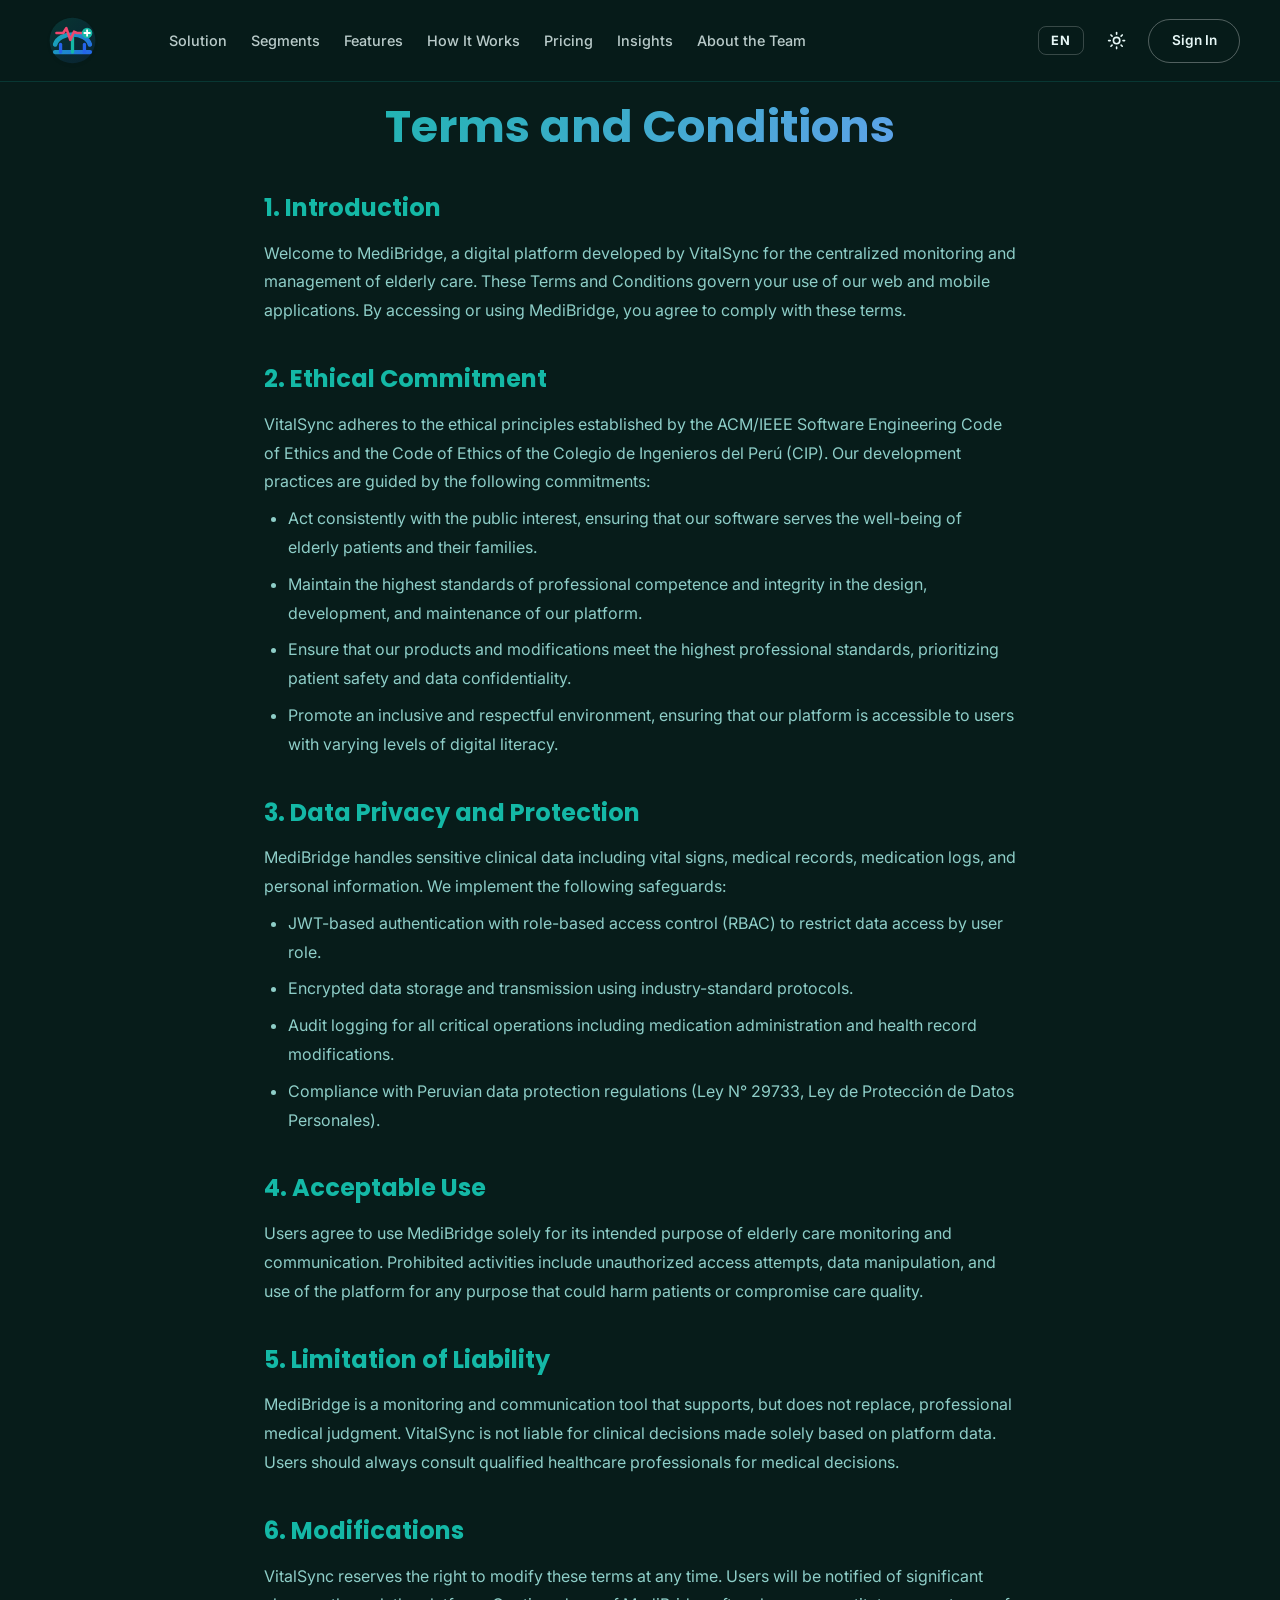
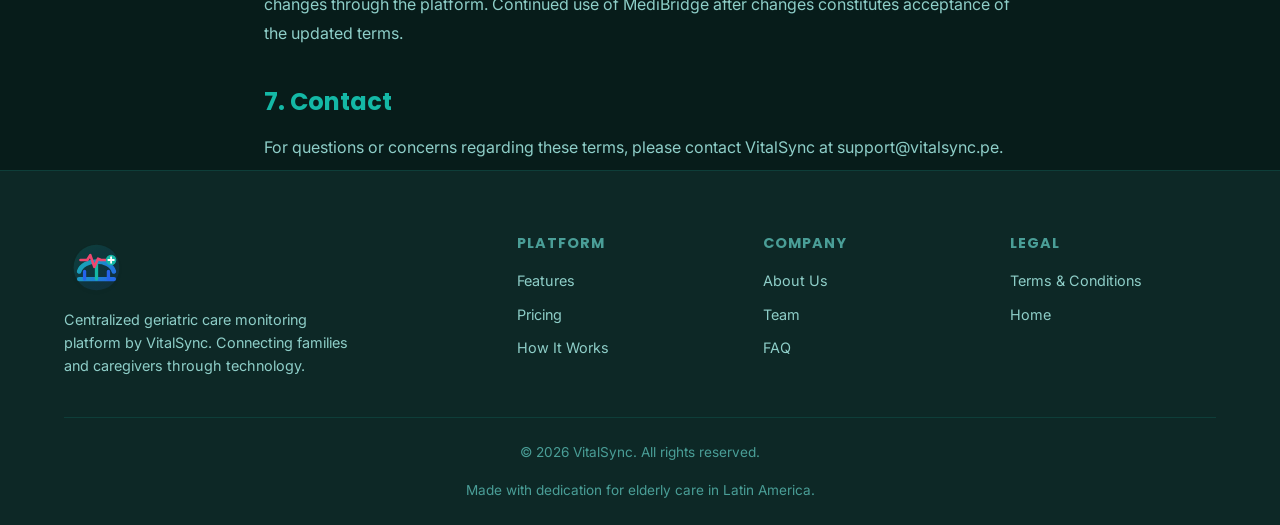
<file: terms.html>
<!DOCTYPE html>
<html lang="en" data-theme="dark">
<head>
  <meta charset="UTF-8" />
  <meta name="viewport" content="width=device-width, initial-scale=1.0" />
  <title>MediBridge — Terms and Conditions</title>
  <meta name="description" content="Terms and conditions for using the MediBridge platform by VitalSync. Ethical guidelines based on ACM/IEEE and CIP codes." />
  <meta name="keywords" content="terms, conditions, MediBridge, VitalSync, privacy, ethics" />
  <meta name="author" content="VitalSync" />
  <link rel="canonical" href="https://vitalsync.pe/terms.html" />
  <meta property="og:title" content="MediBridge — Terms and Conditions" />
  <meta property="og:description" content="Terms and conditions for using the MediBridge platform by VitalSync." />
  <meta property="og:type" content="website" />
  <meta property="og:url" content="https://vitalsync.pe/terms.html" />
  <meta property="og:site_name" content="MediBridge by VitalSync" />
  <meta name="twitter:card" content="summary" />
  <link rel="stylesheet" href="style.css" />
  <script>
    (function () {
      try {
        var t = localStorage.getItem('site-theme') || 'dark';
        document.documentElement.setAttribute('data-theme', t);
        var l = localStorage.getItem('site-lang') || 'en';
        document.documentElement.setAttribute('lang', l);
        var langBtn = document.getElementById('langToggle');
        if (langBtn) langBtn.textContent = l.toUpperCase();
      } catch (e) {}
    })();
  </script>
  <script src="assets/js/lucide.min.js"></script>
</head>
<body>

  <a class="skip-link" href="#main">Saltar al contenido principal</a>

  <div id="nav-mount"></div>

  <main id="main" tabindex="-1">
    <div class="container terms-content">
      <h1 class="section-title fade-up" data-section="terms" data-value="title">Terms and Conditions</h1>

      <h2 data-section="terms" data-value="introTitle">1. Introduction</h2>
      <p data-section="terms" data-value="introText">
        Welcome to MediBridge, a digital platform developed by VitalSync for the centralized monitoring and management of elderly care. These Terms and Conditions govern your use of our web and mobile applications. By accessing or using MediBridge, you agree to comply with these terms.
      </p>

      <h2 data-section="terms" data-value="ethicsTitle">2. Ethical Commitment</h2>
      <p data-section="terms" data-value="ethicsText">
        VitalSync adheres to the ethical principles established by the ACM/IEEE Software Engineering Code of Ethics and the Code of Ethics of the Colegio de Ingenieros del Perú (CIP). Our development practices are guided by the following commitments:
      </p>
      <ul>
        <li data-section="terms" data-value="ethics1">Act consistently with the public interest, ensuring that our software serves the well-being of elderly patients and their families.</li>
        <li data-section="terms" data-value="ethics2">Maintain the highest standards of professional competence and integrity in the design, development, and maintenance of our platform.</li>
        <li data-section="terms" data-value="ethics3">Ensure that our products and modifications meet the highest professional standards, prioritizing patient safety and data confidentiality.</li>
        <li data-section="terms" data-value="ethics4">Promote an inclusive and respectful environment, ensuring that our platform is accessible to users with varying levels of digital literacy.</li>
      </ul>

      <h2 data-section="terms" data-value="dataTitle">3. Data Privacy and Protection</h2>
      <p data-section="terms" data-value="dataText">
        MediBridge handles sensitive clinical data including vital signs, medical records, medication logs, and personal information. We implement the following safeguards:
      </p>
      <ul>
        <li data-section="terms" data-value="data1">JWT-based authentication with role-based access control (RBAC) to restrict data access by user role.</li>
        <li data-section="terms" data-value="data2">Encrypted data storage and transmission using industry-standard protocols.</li>
        <li data-section="terms" data-value="data3">Audit logging for all critical operations including medication administration and health record modifications.</li>
        <li data-section="terms" data-value="data4">Compliance with Peruvian data protection regulations (Ley N° 29733, Ley de Protección de Datos Personales).</li>
      </ul>

      <h2 data-section="terms" data-value="useTitle">4. Acceptable Use</h2>
      <p data-section="terms" data-value="useText">
        Users agree to use MediBridge solely for its intended purpose of elderly care monitoring and communication. Prohibited activities include unauthorized access attempts, data manipulation, and use of the platform for any purpose that could harm patients or compromise care quality.
      </p>

      <h2 data-section="terms" data-value="liabilityTitle">5. Limitation of Liability</h2>
      <p data-section="terms" data-value="liabilityText">
        MediBridge is a monitoring and communication tool that supports, but does not replace, professional medical judgment. VitalSync is not liable for clinical decisions made solely based on platform data. Users should always consult qualified healthcare professionals for medical decisions.
      </p>

      <h2 data-section="terms" data-value="changesTitle">6. Modifications</h2>
      <p data-section="terms" data-value="changesText">
        VitalSync reserves the right to modify these terms at any time. Users will be notified of significant changes through the platform. Continued use of MediBridge after changes constitutes acceptance of the updated terms.
      </p>

      <h2 data-section="terms" data-value="contactTitle">7. Contact</h2>
      <p data-section="terms" data-value="contactText">
        For questions or concerns regarding these terms, please contact VitalSync at support@vitalsync.pe.
      </p>
    </div>
  </main>

  <div id="footer-mount"></div>

  <script src="components/layout.js" defer></script>
  <script src="main.js" defer></script>
  <script type="application/ld+json">
  {
    "@context": "https://schema.org",
    "@type": "WebPage",
    "name": "Terms and Conditions",
    "isPartOf": {
      "@type": "WebSite",
      "name": "MediBridge",
      "url": "https://vitalsync.pe/"
    },
    "publisher": {
      "@type": "Organization",
      "name": "VitalSync",
      "url": "https://vitalsync.pe/"
    }
  }
  </script>
</body>
</html>
</file>
<file: style.css>
@import url('https://fonts.googleapis.com/css2?family=Poppins:wght@400;500;600;700;800&family=Inter:wght@300;400;500;600&display=swap');

:root {
  --font-display: 'Poppins', sans-serif;
  --font-body: 'Inter', sans-serif;

  --primary: #14B8A6;
  --primary-dark: #0D8C7D;
  --primary-light: #2DD4C0;
  --accent: #2563EB;
  --accent-dark: #1A48B0;
  --accent-light: #6B9EF5;
  --pulse: #EF476F;

  --bg: #071C1A;
  --bg-surface: #0D2826;
  --bg-elevated: #153830;
  --text: #E6F7F6;
  --text-secondary: #8ECEC8;
  --text-muted: #4A9E97;
  --border: rgba(20, 184, 166, 0.15);
  --shadow: 0 4px 24px rgba(0, 0, 0, 0.4);
  --shadow-lg: 0 12px 48px rgba(0, 0, 0, 0.55);
  --glass: rgba(255, 255, 255, 0.06);
  --glass-border: rgba(20, 184, 166, 0.18);
  --overlay: rgba(5, 25, 22, 0.72);

  --nav-bg: rgba(7, 28, 26, 0.94);
  --nav-text: #E6F7F6;

  --radius-sm: 8px;
  --radius-md: 12px;
  --radius-lg: 20px;
  --radius-xl: 28px;

  --space-xs: 0.5rem;
  --space-sm: 1rem;
  --space-md: 1.5rem;
  --space-lg: 2.5rem;
  --space-xl: 4rem;
  --space-2xl: 6rem;

  --nav-height: 82px;

  --transition: 0.3s cubic-bezier(0.4, 0, 0.2, 1);
  --transition-slow: 0.6s cubic-bezier(0.4, 0, 0.2, 1);
}

[data-theme="light"] {
  --bg: #E6F7F6;
  --bg-surface: #F0FAFA;
  --bg-elevated: #D4EFED;
  --text: #082320;
  --text-secondary: #2B5C58;
  --text-muted: #4A9E97;
  --border: rgba(13, 140, 125, 0.15);
  --shadow: 0 4px 24px rgba(13, 140, 125, 0.12);
  --shadow-lg: 0 12px 48px rgba(13, 140, 125, 0.18);
  --glass: rgba(255, 255, 255, 0.55);
  --glass-border: rgba(13, 140, 125, 0.18);
  --overlay: rgba(5, 30, 28, 0.68);

  --nav-bg: rgba(230, 247, 246, 0.94);
  --nav-text: #082320;
}

*,
*::before,
*::after {
  margin: 0;
  padding: 0;
  box-sizing: border-box;
}

html {
  scroll-behavior: smooth;
  scroll-padding-top: var(--nav-height);
  font-size: 16px;
}

body {
  font-family: var(--font-body);
  background: var(--bg);
  color: var(--text);
  line-height: 1.6;
  overflow-x: hidden;
  transition: background var(--transition), color var(--transition);
}

h1, h2, h3, h4, h5, h6 {
  font-family: var(--font-display);
  font-weight: 700;
  line-height: 1.2;
}

a {
  color: inherit;
  text-decoration: none;
  transition: color var(--transition);
}

img, video {
  max-width: 100%;
  display: block;
}

button {
  font-family: var(--font-body);
  cursor: pointer;
  border: none;
  background: none;
  color: inherit;
}

.skip-link {
  position: absolute;
  top: -100px;
  left: 1rem;
  z-index: 1100;
  padding: 0.75rem 1.25rem;
  background: #14B8A6;
  color: #fff;
  border-radius: var(--radius-sm);
  font-weight: 600;
  text-decoration: none;
  transition: top var(--transition);
}

.skip-link:focus {
  top: 1rem;
}

:focus-visible {
  outline: 2px solid #14B8A6;
  outline-offset: 3px;
  border-radius: 4px;
}

.container {
  width: 100%;
  max-width: 1200px;
  margin: 0 auto;
  padding: 0 var(--space-md);
}

.section {
  padding: var(--space-2xl) 0;
}

.section-title {
  font-size: clamp(1.8rem, 4vw, 2.8rem);
  text-align: center;
  margin-bottom: var(--space-xs);
  background: linear-gradient(135deg, #14B8A6, #6B9EF5);
  -webkit-background-clip: text;
  -webkit-text-fill-color: transparent;
  background-clip: text;
}

.section-subtitle {
  text-align: center;
  color: var(--text-secondary);
  font-size: 1.05rem;
  max-width: 640px;
  margin: 0 auto var(--space-xl);
}

.btn {
  display: inline-flex;
  align-items: center;
  justify-content: center;
  gap: 0.5rem;
  padding: 0.85rem 2rem;
  border-radius: var(--radius-xl);
  font-weight: 600;
  font-size: 0.95rem;
  transition: all var(--transition);
  min-height: 44px;
}

.btn-primary {
  background: linear-gradient(135deg, #14B8A6, #0D8C7D);
  color: #fff;
  box-shadow: 0 4px 16px rgba(20, 184, 166, 0.35);
}

.btn-primary:hover {
  background: linear-gradient(135deg, #0D8C7D, #14B8A6);
  transform: translateY(-3px);
  box-shadow: 0 8px 28px rgba(20, 184, 166, 0.5);
}

.btn-accent {
  background: linear-gradient(135deg, #2563EB, #1A48B0);
  color: #fff;
  box-shadow: 0 4px 16px rgba(37, 99, 235, 0.35);
}

.btn-accent:hover {
  background: linear-gradient(135deg, #1A48B0, #2563EB);
  transform: translateY(-3px);
  box-shadow: 0 8px 28px rgba(37, 99, 235, 0.5);
}

.btn-outline {
  border: 2px solid var(--border);
  color: var(--text);
  background: transparent;
}

.btn-outline:hover {
  border-color: #14B8A6;
  color: #14B8A6;
  transform: translateY(-2px);
}

.hero .btn-outline {
  border-color: rgba(255, 255, 255, 0.35);
  color: #fff;
}

.hero .btn-outline:hover {
  border-color: rgba(255, 255, 255, 0.75);
  color: #fff;
  background: rgba(255, 255, 255, 0.08);
}

.btn-nav {
  padding: 0.6rem 1.4rem;
  font-size: 0.85rem;
  background: transparent;
  border: 1.5px solid rgba(255, 255, 255, 0.3);
  color: var(--nav-text);
  border-radius: var(--radius-xl);
  font-weight: 600;
  transition: all var(--transition);
}

.btn-nav:hover {
  background: rgba(255, 255, 255, 0.1);
  border-color: rgba(255, 255, 255, 0.6);
  transform: translateY(-1px);
}

.btn-mobile {
  margin-top: var(--space-sm);
  text-align: center;
  display: block;
  padding: 0.85rem 2rem;
  font-size: 1rem;
}

.card {
  background: var(--bg-surface);
  border: 1px solid var(--border);
  border-radius: var(--radius-lg);
  padding: var(--space-lg);
  transition: all var(--transition);
}

.card:hover {
  transform: translateY(-4px);
  box-shadow: var(--shadow-lg);
  border-color: #14B8A6;
}

.fade-up {
  opacity: 0;
  transform: translateY(48px);
  transition: opacity var(--transition-slow), transform var(--transition-slow);
}

.fade-up.visible {
  opacity: 1;
  transform: translateY(0);
}

/* ── NAV ─────────────────────────────────────────────── */
.nav {
  position: fixed;
  top: 0;
  left: 0;
  right: 0;
  z-index: 1000;
  background: var(--nav-bg);
  backdrop-filter: blur(16px);
  -webkit-backdrop-filter: blur(16px);
  border-bottom: 1px solid var(--glass-border);
  padding: 0.5rem 0;
  transition: background var(--transition);
}

.nav .container {
  display: flex;
  align-items: center;
  justify-content: space-between;
  max-width: 100%;
  padding: 0 var(--space-lg);
}

.nav-left {
  display: flex;
  align-items: center;
  gap: var(--space-xl);
}

.nav-logo {
  display: flex;
  align-items: center;
  gap: 0.65rem;
  font-family: var(--font-display);
  font-weight: 800;
  font-size: 1.2rem;
  color: var(--nav-text);
}

.nav-logo-img {
  height: 65px;
  width: auto;
  transition: transform var(--transition);
}

.nav-logo:hover .nav-logo-img {
  transform: scale(1.05);
}

[data-lucide] {
  width: 1em;
  height: 1em;
  stroke-width: 2;
}

.icon-sm {
  width: 1.1rem;
  height: 1.1rem;
}

.feature-icon [data-lucide] {
  width: 1.8rem;
  height: 1.8rem;
}

.profile-icon [data-lucide] {
  width: 2.2rem;
  height: 2.2rem;
}

.mv-card-icon [data-lucide] {
  width: 1.8rem;
  height: 1.8rem;
}

.nav-btn [data-lucide] {
  width: 1.2rem;
  height: 1.2rem;
}

.video-facade-play [data-lucide] {
  width: 2rem;
  height: 2rem;
  margin-left: 3px;
}

.nav-logo-icon {
  width: 36px;
  height: 36px;
  background: linear-gradient(135deg, #14B8A6, #2563EB);
  border-radius: var(--radius-sm);
  display: flex;
  align-items: center;
  justify-content: center;
  font-size: 1.1rem;
}

.nav-links {
  display: flex;
  align-items: center;
  gap: var(--space-md);
  list-style: none;
}

.nav-links a {
  font-size: 0.9rem;
  font-weight: 500;
  color: var(--nav-text);
  opacity: 0.8;
  transition: opacity var(--transition);
}

.nav-links a:hover {
  opacity: 1;
  color: #14B8A6;
}

.nav-actions {
  display: flex;
  align-items: center;
  gap: 0.75rem;
}

.nav-btn {
  width: 40px;
  height: 40px;
  border-radius: 50%;
  display: flex;
  align-items: center;
  justify-content: center;
  font-size: 1.1rem;
  transition: background var(--transition);
  color: var(--nav-text);
}

.nav-btn:hover {
  background: rgba(255, 255, 255, 0.1);
}

.lang-toggle {
  font-size: 0.8rem;
  font-weight: 700;
  letter-spacing: 0.5px;
  padding: 0.4rem 0.8rem;
  border-radius: var(--radius-sm);
  border: 1px solid rgba(255, 255, 255, 0.2);
  color: var(--nav-text);
  transition: all var(--transition);
}

.lang-toggle:hover {
  border-color: #14B8A6;
  color: #14B8A6;
}

.hamburger {
  display: none;
  flex-direction: column;
  gap: 5px;
  width: 28px;
  cursor: pointer;
}

.hamburger span {
  display: block;
  height: 2px;
  background: var(--nav-text);
  border-radius: 2px;
  transition: all var(--transition);
}

.hamburger.active span:nth-child(1) {
  transform: rotate(45deg) translate(5px, 5px);
}

.hamburger.active span:nth-child(2) {
  opacity: 0;
}

.hamburger.active span:nth-child(3) {
  transform: rotate(-45deg) translate(5px, -5px);
}

.mobile-menu {
  display: none;
  position: fixed;
  top: var(--nav-height);
  left: 0;
  right: 0;
  bottom: 0;
  background: var(--nav-bg);
  backdrop-filter: blur(20px);
  -webkit-backdrop-filter: blur(20px);
  z-index: 999;
  padding: var(--space-lg);
  flex-direction: column;
  gap: var(--space-sm);
}

.mobile-menu.open {
  display: flex;
}

.mobile-menu a {
  font-size: 1.1rem;
  font-weight: 500;
  padding: var(--space-sm);
  border-radius: var(--radius-sm);
  color: var(--nav-text);
  transition: background var(--transition);
}

.mobile-menu a:hover {
  background: rgba(255, 255, 255, 0.05);
}

/* ── HERO ────────────────────────────────────────────── */
.hero {
  position: relative;
  min-height: 100vh;
  display: flex;
  align-items: center;
  justify-content: center;
  overflow: hidden;
}

.hero-bg {
  position: absolute;
  inset: 0;
  z-index: 0;
}

.hero-bg video,
.hero-bg img {
  width: 100%;
  height: 100%;
  object-fit: cover;
}

.hero-overlay {
  position: absolute;
  inset: 0;
  background: linear-gradient(
    180deg,
    rgba(5, 30, 40, 0.62) 0%,
    rgba(5, 35, 45, 0.72) 50%,
    rgba(4, 25, 35, 0.88) 85%,
    var(--bg) 100%
  );
  z-index: 1;
}



.hero-content {
  position: relative;
  z-index: 2;
  text-align: center;
  max-width: 800px;
  padding: var(--space-2xl) var(--space-md);
  color: #F9FAFB;
}

.hero-content .hero-subtitle {
  color: rgba(249, 250, 251, 0.8);
}

.hero-content .hero-badge {
  color: #6B9EF5;
}

.hero-content .kpi-label {
  color: rgba(249, 250, 251, 0.6);
}

.hero-badge {
  display: inline-flex;
  align-items: center;
  gap: 0.5rem;
  padding: 0.5rem 1.2rem;
  background: rgba(255, 255, 255, 0.12);
  border: 1px solid rgba(255, 255, 255, 0.25);
  border-radius: var(--radius-xl);
  font-size: 0.85rem;
  font-weight: 500;
  color: var(--accent-light);
  margin-bottom: var(--space-md);
  backdrop-filter: blur(8px);
}

.hero-title {
  font-size: clamp(2.5rem, 8vw, 4.5rem);
  font-weight: 800;
  margin-bottom: var(--space-sm);
  background: linear-gradient(135deg, #fff 0%, #14B8A6 50%, #6B9EF5 100%);
  -webkit-background-clip: text;
  -webkit-text-fill-color: transparent;
  background-clip: text;
  text-shadow: 0 2px 20px rgba(20, 184, 166, 0.2);
}

.hero-subtitle {
  font-size: clamp(1rem, 2.5vw, 1.25rem);
  color: var(--text-secondary);
  margin-bottom: var(--space-lg);
  max-width: 600px;
  margin-left: auto;
  margin-right: auto;
}

.hero-cta {
  display: flex;
  gap: var(--space-sm);
  justify-content: center;
  flex-wrap: wrap;
  margin-bottom: var(--space-xl);
}

.kpi-row {
  display: flex;
  justify-content: center;
  gap: var(--space-lg);
  flex-wrap: wrap;
}

.kpi {
  text-align: center;
  padding: var(--space-sm);
  background: rgba(255, 255, 255, 0.12);
  border: 1px solid rgba(255, 255, 255, 0.25);
  border-radius: var(--radius-md);
  backdrop-filter: blur(8px);
  min-width: 140px;
}

.kpi-value {
  font-family: var(--font-display);
  font-size: clamp(2rem, 5vw, 3rem);
  font-weight: 800;
  background: linear-gradient(135deg, #14B8A6, #6B9EF5);
  -webkit-background-clip: text;
  -webkit-text-fill-color: transparent;
  background-clip: text;
}

.kpi-label {
  font-size: 0.85rem;
  color: var(--text-muted);
  margin-top: 0.25rem;
}

/* ── SOLUTION ────────────────────────────────────────── */
.solution-grid {
  display: grid;
  grid-template-columns: 1fr;
  gap: var(--space-md);
}

.solution-problem {
  background: var(--bg-surface);
  border: 1px solid var(--border);
  border-radius: var(--radius-lg);
  padding: var(--space-lg);
  border-left: 4px solid #2563EB;
}

.solution-problem h3 {
  font-size: 1.3rem;
  margin-bottom: var(--space-sm);
  color: #6B9EF5;
}

[data-theme="light"] .solution-problem h3 {
  color: #1A48B0;
}

.solution-problem p {
  color: var(--text-secondary);
  line-height: 1.7;
}

.mission-vision-grid {
  display: grid;
  grid-template-columns: 1fr;
  gap: var(--space-lg);
  margin-top: var(--space-xl);
}

.mv-card {
  background: var(--bg-surface);
  border: 2px solid var(--border);
  border-radius: var(--radius-xl);
  padding: var(--space-xl) var(--space-lg);
  text-align: center;
  position: relative;
  overflow: hidden;
  transition: all var(--transition);
}

.mv-card::before {
  content: '';
  position: absolute;
  top: 0;
  left: 0;
  right: 0;
  height: 4px;
  background: linear-gradient(90deg, var(--primary), var(--accent));
  opacity: 0;
  transition: opacity var(--transition);
}

.mv-card:hover {
  transform: translateY(-6px);
  box-shadow: var(--shadow-lg);
  border-color: #14B8A6;
}

.mv-card:hover::before {
  opacity: 1;
}

.mv-card-icon {
  width: 72px;
  height: 72px;
  border-radius: 50%;
  display: flex;
  align-items: center;
  justify-content: center;
  font-size: 1.8rem;
  margin: 0 auto var(--space-md);
  transition: transform var(--transition);
}

.mv-card:hover .mv-card-icon {
  transform: scale(1.1) rotate(-5deg);
}

.mv-card-icon.mission {
  background: linear-gradient(135deg, rgba(20, 184, 166, 0.2), rgba(20, 184, 166, 0.1));
  color: #14B8A6;
  box-shadow: 0 4px 16px rgba(20, 184, 166, 0.2);
}

.mv-card-icon.vision {
  background: linear-gradient(135deg, rgba(37, 99, 235, 0.2), rgba(37, 99, 235, 0.1));
  color: #6B9EF5;
  box-shadow: 0 4px 16px rgba(37, 99, 235, 0.2);
}

.mv-card h3 {
  font-size: 1.5rem;
  margin-bottom: var(--space-sm);
  font-weight: 700;
  color: #14B8A6;
}

.mv-card p {
  color: var(--text-secondary);
  font-size: 1rem;
  line-height: 1.7;
  max-width: 500px;
  margin: 0 auto;
}

/* ── PROFILES ────────────────────────────────────────── */
.profiles-grid {
  display: grid;
  grid-template-columns: 1fr;
  gap: var(--space-md);
}

.profile-card {
  background: var(--bg-surface);
  border: 1px solid var(--border);
  border-radius: var(--radius-lg);
  overflow: visible;
  transition: all var(--transition);
}

.profile-card-img-wrap {
  border-radius: var(--radius-lg) var(--radius-lg) 0 0;
  overflow: hidden;
  line-height: 0;
}

.profile-card-img {
  width: 100%;
  height: 240px;
  object-fit: cover;
  object-position: center 30%;
  display: block;
  transition: transform 0.5s cubic-bezier(0.4, 0, 0.2, 1);
}

.profile-card:hover .profile-card-img {
  transform: scale(1.06);
}

.profile-card-body {
  padding: var(--space-lg);
  text-align: center;
  position: relative;
}

.profile-card-body::before {
  content: '';
  position: absolute;
  top: -32px;
  left: 0;
  right: 0;
  height: 32px;
  background: linear-gradient(to bottom, transparent, var(--bg-surface));
}

.profile-card:hover {
  transform: translateY(-6px);
  box-shadow: var(--shadow-lg);
  border-color: #14B8A6;
}

.profile-icon {
  width: 72px;
  height: 72px;
  border-radius: 50%;
  display: flex;
  align-items: center;
  justify-content: center;
  font-size: 2rem;
  margin: 0 auto var(--space-md);
}

.profile-card:nth-child(1) .profile-icon {
  background: linear-gradient(135deg, rgba(20, 184, 166, 0.2), rgba(45, 212, 192, 0.2));
  color: #14B8A6;
}

.profile-card:nth-child(2) .profile-icon {
  background: linear-gradient(135deg, rgba(37, 99, 235, 0.2), rgba(107, 158, 245, 0.2));
  color: #6B9EF5;
}

.profile-card h3 {
  font-size: 1.25rem;
  margin-bottom: var(--space-xs);
  color: #14B8A6;
}

.profile-card p {
  color: var(--text-secondary);
  font-size: 0.95rem;
  margin-bottom: var(--space-md);
  line-height: 1.7;
}

/* ── FEATURES ────────────────────────────────────────── */
.features-grid {
  display: grid;
  grid-template-columns: 1fr;
  gap: var(--space-md);
}

.feature-card {
  background: var(--bg-surface);
  border: 1px solid var(--border);
  border-radius: var(--radius-lg);
  padding: var(--space-lg);
  transition: all var(--transition);
}

.feature-card:hover {
  transform: translateY(-4px);
  box-shadow: var(--shadow);
  border-color: #14B8A6;
}

.feature-icon {
  width: 56px;
  height: 56px;
  border-radius: var(--radius-md);
  display: flex;
  align-items: center;
  justify-content: center;
  font-size: 1.6rem;
  margin-bottom: var(--space-sm);
  background: linear-gradient(135deg, rgba(20, 184, 166, 0.15), rgba(20, 184, 166, 0.08));
  color: #14B8A6;
  transition: transform var(--transition);
}

.feature-card:hover .feature-icon {
  transform: scale(1.1) rotate(-5deg);
}



.feature-card h3 {
  font-size: 1.1rem;
  margin-bottom: var(--space-xs);
  color: #14B8A6;
}

.feature-card p {
  color: var(--text-secondary);
  font-size: 0.9rem;
  line-height: 1.6;
}

/* ── HOW IT WORKS ────────────────────────────────────── */
.steps-grid {
  display: grid;
  grid-template-columns: 1fr;
  gap: var(--space-md);
  counter-reset: step;
}

.step-card {
  background: var(--bg-surface);
  border: 1px solid var(--border);
  border-radius: var(--radius-lg);
  padding: var(--space-lg);
  text-align: center;
  position: relative;
}

.step-number {
  width: 56px;
  height: 56px;
  border-radius: 50%;
  background: linear-gradient(135deg, #14B8A6, #2563EB);
  color: #fff;
  font-family: var(--font-display);
  font-weight: 800;
  font-size: 1.3rem;
  display: flex;
  align-items: center;
  justify-content: center;
  margin: 0 auto var(--space-sm);
  box-shadow: 0 4px 16px rgba(20, 184, 166, 0.3);
  transition: transform var(--transition), box-shadow var(--transition);
}

.step-card:hover .step-number {
  transform: scale(1.15);
  box-shadow: 0 8px 24px rgba(20, 184, 166, 0.5);
}

.step-card h3 {
  font-size: 1.1rem;
  margin-bottom: var(--space-xs);
  color: #14B8A6;
}

.step-card p {
  color: var(--text-secondary);
  font-size: 0.9rem;
}

/* ── PRODUCT VIDEO ───────────────────────────────────── */
.video-section {
  text-align: center;
}

.video-facade {
  position: relative;
  max-width: 800px;
  margin: 0 auto;
  border-radius: var(--radius-lg);
  overflow: hidden;
  aspect-ratio: 16 / 9;
  background: var(--bg-surface);
  border: 1px solid var(--border);
  cursor: pointer;
}

.video-placeholder {
  background:
    linear-gradient(135deg, rgba(20, 184, 166, 0.22), rgba(37, 99, 235, 0.14)),
    var(--bg-surface);
  cursor: default;
}

.video-placeholder::before {
  content: '';
  position: absolute;
  inset: 0;
  background:
    linear-gradient(90deg, transparent 0 12%, rgba(255, 255, 255, 0.05) 12% 13%, transparent 13% 100%),
    linear-gradient(0deg, transparent 0 18%, rgba(255, 255, 255, 0.04) 18% 19%, transparent 19% 100%);
  background-size: 120px 100%, 100% 84px;
}

.video-placeholder-content {
  position: absolute;
  inset: 0;
  display: flex;
  flex-direction: column;
  justify-content: center;
  align-items: flex-start;
  gap: 0.8rem;
  padding: clamp(1.4rem, 4vw, 3rem);
  padding-right: clamp(5.5rem, 16vw, 9rem);
  text-align: left;
  z-index: 1;
}

.video-placeholder-kicker {
  color: #6B9EF5;
  font-size: 0.8rem;
  font-weight: 700;
  letter-spacing: 0.08em;
  text-transform: uppercase;
}

.video-placeholder-content h3 {
  font-size: clamp(1.6rem, 4vw, 2.4rem);
  max-width: 520px;
}

.video-placeholder-content p {
  color: rgba(249, 250, 251, 0.78);
  max-width: 520px;
}

.demo-dashboard {
  display: grid;
  grid-template-columns: 1.4fr 1fr;
  gap: 0.7rem;
  width: min(420px, 68%);
  margin-top: 0.4rem;
}

.demo-panel {
  min-height: 46px;
  border-radius: var(--radius-sm);
  border: 1px solid rgba(255, 255, 255, 0.14);
  background: rgba(255, 255, 255, 0.08);
  backdrop-filter: blur(10px);
}

.demo-panel-main {
  grid-row: span 2;
  min-height: 100px;
}

.video-facade img {
  width: 100%;
  height: 100%;
  object-fit: cover;
}

.video-facade-play {
  position: absolute;
  top: 50%;
  left: 50%;
  transform: translate(-50%, -50%);
  width: 72px;
  height: 72px;
  border-radius: 50%;
  background: #14B8A6;
  display: flex;
  align-items: center;
  justify-content: center;
  font-size: 1.8rem;
  color: #fff;
  box-shadow: 0 0 0 0 rgba(20, 184, 166, 0.5);
  animation: pulse-ring 2s infinite;
  transition: transform var(--transition);
  z-index: 2;
}

.video-facade:hover .video-facade-play {
  transform: translate(-50%, -50%) scale(1.1);
}

.video-placeholder .video-facade-play {
  left: auto;
  right: clamp(1.2rem, 5vw, 3rem);
}

.video-placeholder:hover .video-facade-play {
  transform: translateY(-50%) scale(1.1);
}

@keyframes pulse-ring {
  0% { box-shadow: 0 0 0 0 rgba(20, 184, 166, 0.5); }
  70% { box-shadow: 0 0 0 20px rgba(20, 184, 166, 0); }
  100% { box-shadow: 0 0 0 0 rgba(20, 184, 166, 0); }
}

.video-facade iframe {
  width: 100%;
  height: 100%;
  border: none;
}

/* ── PRICING ─────────────────────────────────────────── */
.pricing-grid {
  display: grid;
  grid-template-columns: 1fr;
  gap: var(--space-md);
  max-width: 1120px;
  margin: 0 auto;
}

.pricing-card {
  background: var(--bg-surface);
  border: 1px solid var(--border);
  border-radius: var(--radius-lg);
  padding: var(--space-lg);
  text-align: center;
  transition: all var(--transition);
  position: relative;
}

.pricing-card.featured {
  border-color: #14B8A6;
  box-shadow: 0 0 40px rgba(20, 184, 166, 0.15);
  background: linear-gradient(135deg, var(--bg-surface), var(--bg-elevated));
  transform: scale(1.02);
}

.pricing-card.featured:hover {
  transform: scale(1.04) translateY(-4px);
}

.pricing-badge {
  position: absolute;
  top: -12px;
  left: 50%;
  transform: translateX(-50%);
  background: linear-gradient(135deg, #14B8A6, #2563EB);
  color: #fff;
  padding: 0.3rem 1.2rem;
  border-radius: var(--radius-xl);
  font-size: 0.75rem;
  font-weight: 700;
  text-transform: uppercase;
  letter-spacing: 1px;
}

.pricing-card h3 {
  font-size: 1.3rem;
  margin-bottom: var(--space-xs);
  color: #14B8A6;
}

.pricing-price {
  font-family: var(--font-display);
  font-size: 2.5rem;
  font-weight: 800;
  color: #14B8A6;
  margin: var(--space-sm) 0;
}

.pricing-price-contact {
  font-size: clamp(1.8rem, 4vw, 2.3rem);
}

.pricing-price span {
  font-size: 1rem;
  font-weight: 400;
  color: var(--text-muted);
}

.pricing-target {
  color: var(--text-secondary);
  font-size: 0.9rem;
  min-height: 2.8rem;
  max-width: 260px;
  margin: 0 auto var(--space-sm);
}

.pricing-features {
  list-style: none;
  text-align: left;
  margin: var(--space-md) 0;
}

.pricing-features li {
  padding: 0.5rem 0;
  color: var(--text-secondary);
  font-size: 0.9rem;
  display: flex;
  align-items: center;
  gap: 0.5rem;
}

.pricing-features li::before {
  content: '✓';
  color: #14B8A6;
  font-weight: 700;
}

/* EARLY USER INSIGHTS */
.insights-grid {
  display: grid;
  grid-template-columns: 1fr;
  gap: var(--space-md);
}

.insight-card {
  background: var(--bg-surface);
  border: 1px solid var(--border);
  border-radius: var(--radius-lg);
  padding: var(--space-lg);
  min-height: 240px;
  display: flex;
  flex-direction: column;
  justify-content: space-between;
  gap: var(--space-md);
  transition: all var(--transition);
}

.insight-card:hover {
  transform: translateY(-4px);
  border-color: #14B8A6;
  box-shadow: var(--shadow);
}

.insight-card > p {
  color: var(--text-secondary);
  font-size: 0.98rem;
  line-height: 1.7;
}

.insight-card h3 {
  font-size: 1rem;
  margin-bottom: 0.2rem;
  color: #14B8A6;
}

.insight-card span {
  color: #6B9EF5;
  font-size: 0.85rem;
  font-weight: 600;
}

.insights-note {
  color: var(--text-muted);
  font-size: 0.85rem;
  text-align: center;
  margin: var(--space-md) auto 0;
  max-width: 640px;
}

/* ── TEAM ────────────────────────────────────────────── */
.team-grid {
  display: grid;
  grid-template-columns: repeat(auto-fit, minmax(160px, 1fr));
  gap: var(--space-md);
  margin-bottom: var(--space-xl);
}

.team-member {
  text-align: center;
}

.team-avatar {
  width: 100px;
  height: 100px;
  border-radius: 50%;
  background: linear-gradient(135deg, #14B8A6, #2563EB);
  margin: 0 auto var(--space-sm);
  display: flex;
  align-items: center;
  justify-content: center;
  font-family: var(--font-display);
  font-weight: 700;
  font-size: 1.5rem;
  color: #fff;
  border: 3px solid var(--border);
  transition: border-color var(--transition), transform var(--transition);
  object-fit: cover;
}

.team-member:hover .team-avatar {
  border-color: #14B8A6;
  transform: scale(1.08);
}

.team-member h4 {
  font-size: 0.95rem;
  margin-bottom: 0.2rem;
}

.team-member p {
  font-size: 0.8rem;
  color: var(--text-muted);
}

/* ── FAQ ─────────────────────────────────────────────── */
.faq-list {
  max-width: 720px;
  margin: 0 auto;
  display: flex;
  flex-direction: column;
  gap: var(--space-sm);
}

.faq-item {
  background: var(--bg-surface);
  border: 1px solid var(--border);
  border-radius: var(--radius-md);
  overflow: hidden;
  transition: border-color var(--transition);
}

.faq-item[open] {
  border-color: #14B8A6;
}

.faq-item summary {
  padding: var(--space-sm) var(--space-md);
  font-weight: 600;
  font-size: 1rem;
  cursor: pointer;
  display: flex;
  align-items: center;
  justify-content: space-between;
  list-style: none;
  min-height: 44px;
}

.faq-item summary::-webkit-details-marker {
  display: none;
}

.faq-item summary::after {
  content: '+';
  font-size: 1.4rem;
  font-weight: 300;
  color: var(--text-muted);
  transition: transform var(--transition);
}

.faq-item[open] summary::after {
  transform: rotate(45deg);
  color: #14B8A6;
}

.faq-item .faq-answer {
  padding: 0 var(--space-md) var(--space-md);
  color: var(--text-secondary);
  font-size: 0.9rem;
  line-height: 1.7;
}

/* ── FOOTER ──────────────────────────────────────────── */
.footer {
  background: var(--bg-surface);
  border-top: 1px solid var(--border);
  padding: var(--space-xl) 0 var(--space-md);
}

.footer-grid {
  display: grid;
  grid-template-columns: 1fr;
  gap: var(--space-lg);
  margin-bottom: var(--space-lg);
}

.footer-brand p {
  color: var(--text-secondary);
  font-size: 0.9rem;
  margin-top: var(--space-xs);
  max-width: 300px;
}

.footer-col h4 {
  font-size: 0.9rem;
  font-weight: 700;
  text-transform: uppercase;
  letter-spacing: 1px;
  margin-bottom: var(--space-sm);
  color: var(--text-muted);
}

.footer-col ul {
  list-style: none;
  display: flex;
  flex-direction: column;
  gap: 0.5rem;
}

.footer-col a {
  color: var(--text-secondary);
  font-size: 0.9rem;
  transition: color var(--transition);
}

.footer-col a:hover {
  color: #14B8A6;
}

.footer-bottom {
  border-top: 1px solid var(--border);
  padding-top: var(--space-md);
  display: flex;
  flex-direction: column;
  align-items: center;
  gap: var(--space-sm);
  text-align: center;
}

.footer-bottom p {
  color: var(--text-muted);
  font-size: 0.85rem;
}

/* ── TERMS ───────────────────────────────────────────── */
.terms-content {
  max-width: 800px;
  margin: 0 auto;
  padding-top: 100px;
}

.terms-content h2 {
  font-size: 1.5rem;
  margin-top: var(--space-lg);
  margin-bottom: var(--space-sm);
  color: #14B8A6;
}

.terms-content h3 {
  font-size: 1.15rem;
  margin-top: var(--space-md);
  margin-bottom: var(--space-xs);
}

.terms-content p,
.terms-content li {
  color: var(--text-secondary);
  line-height: 1.8;
  margin-bottom: var(--space-xs);
}

.terms-content ul {
  padding-left: var(--space-md);
}

/* ── RESPONSIVE ──────────────────────────────────────── */
@media (min-width: 640px) {
  .solution-grid {
    grid-template-columns: 1fr 1fr;
  }

  .mission-vision-grid {
    grid-template-columns: 1fr 1fr;
  }

  .profiles-grid {
    grid-template-columns: 1fr 1fr;
  }

  .features-grid {
    grid-template-columns: 1fr 1fr;
  }

  .steps-grid {
    grid-template-columns: 1fr 1fr;
  }

  .pricing-grid {
    grid-template-columns: 1fr 1fr;
  }

  .insights-grid {
    grid-template-columns: 1fr 1fr;
  }

  .footer-grid {
    grid-template-columns: 2fr 1fr 1fr 1fr;
  }
}

@media (min-width: 1024px) {
  .features-grid {
    grid-template-columns: repeat(3, 1fr);
  }

  .steps-grid {
    grid-template-columns: repeat(4, 1fr);
  }

  .pricing-grid {
    grid-template-columns: repeat(3, 1fr);
  }

  .insights-grid {
    grid-template-columns: repeat(3, 1fr);
  }
}

@media (max-width: 768px) {
  .nav-links {
    display: none;
  }

  .hamburger {
    display: flex;
  }

  .hero-title {
    font-size: clamp(2rem, 7vw, 3rem);
  }

  .kpi-row {
    gap: var(--space-md);
  }

  .video-placeholder-content {
    align-items: center;
    text-align: center;
    padding-right: clamp(1.4rem, 4vw, 3rem);
    padding-bottom: 6rem;
  }

  .demo-dashboard {
    width: 86%;
  }

  .video-placeholder .video-facade-play {
    top: auto;
    right: auto;
    bottom: 1.2rem;
    left: 50%;
    transform: translateX(-50%);
  }

  .video-placeholder:hover .video-facade-play {
    transform: translateX(-50%) scale(1.1);
  }
}

@media (prefers-reduced-motion: reduce) {
  *,
  *::before,
  *::after {
    animation-duration: 0.01ms !important;
    animation-iteration-count: 1 !important;
    transition-duration: 0.01ms !important;
  }

  .fade-up {
    opacity: 1;
    transform: none;
  }

  html {
    scroll-behavior: auto;
  }
}
</file>
